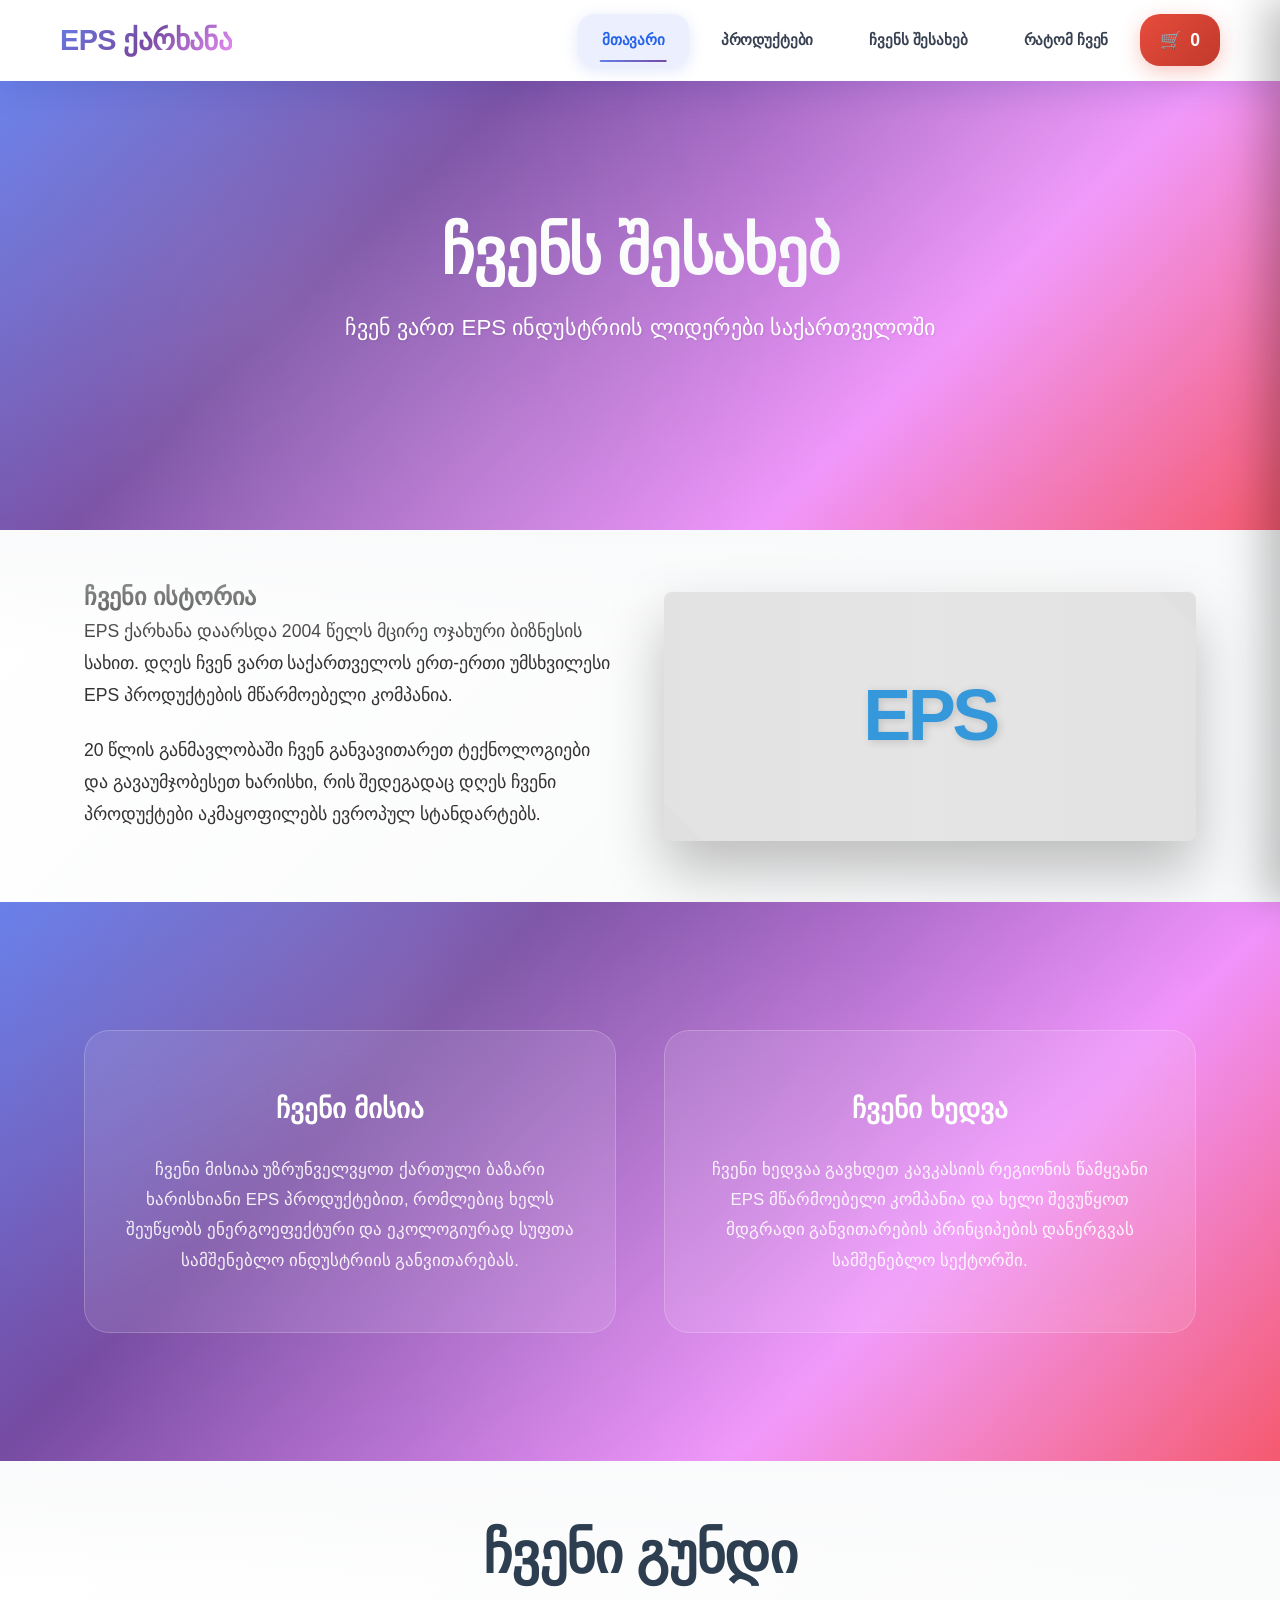
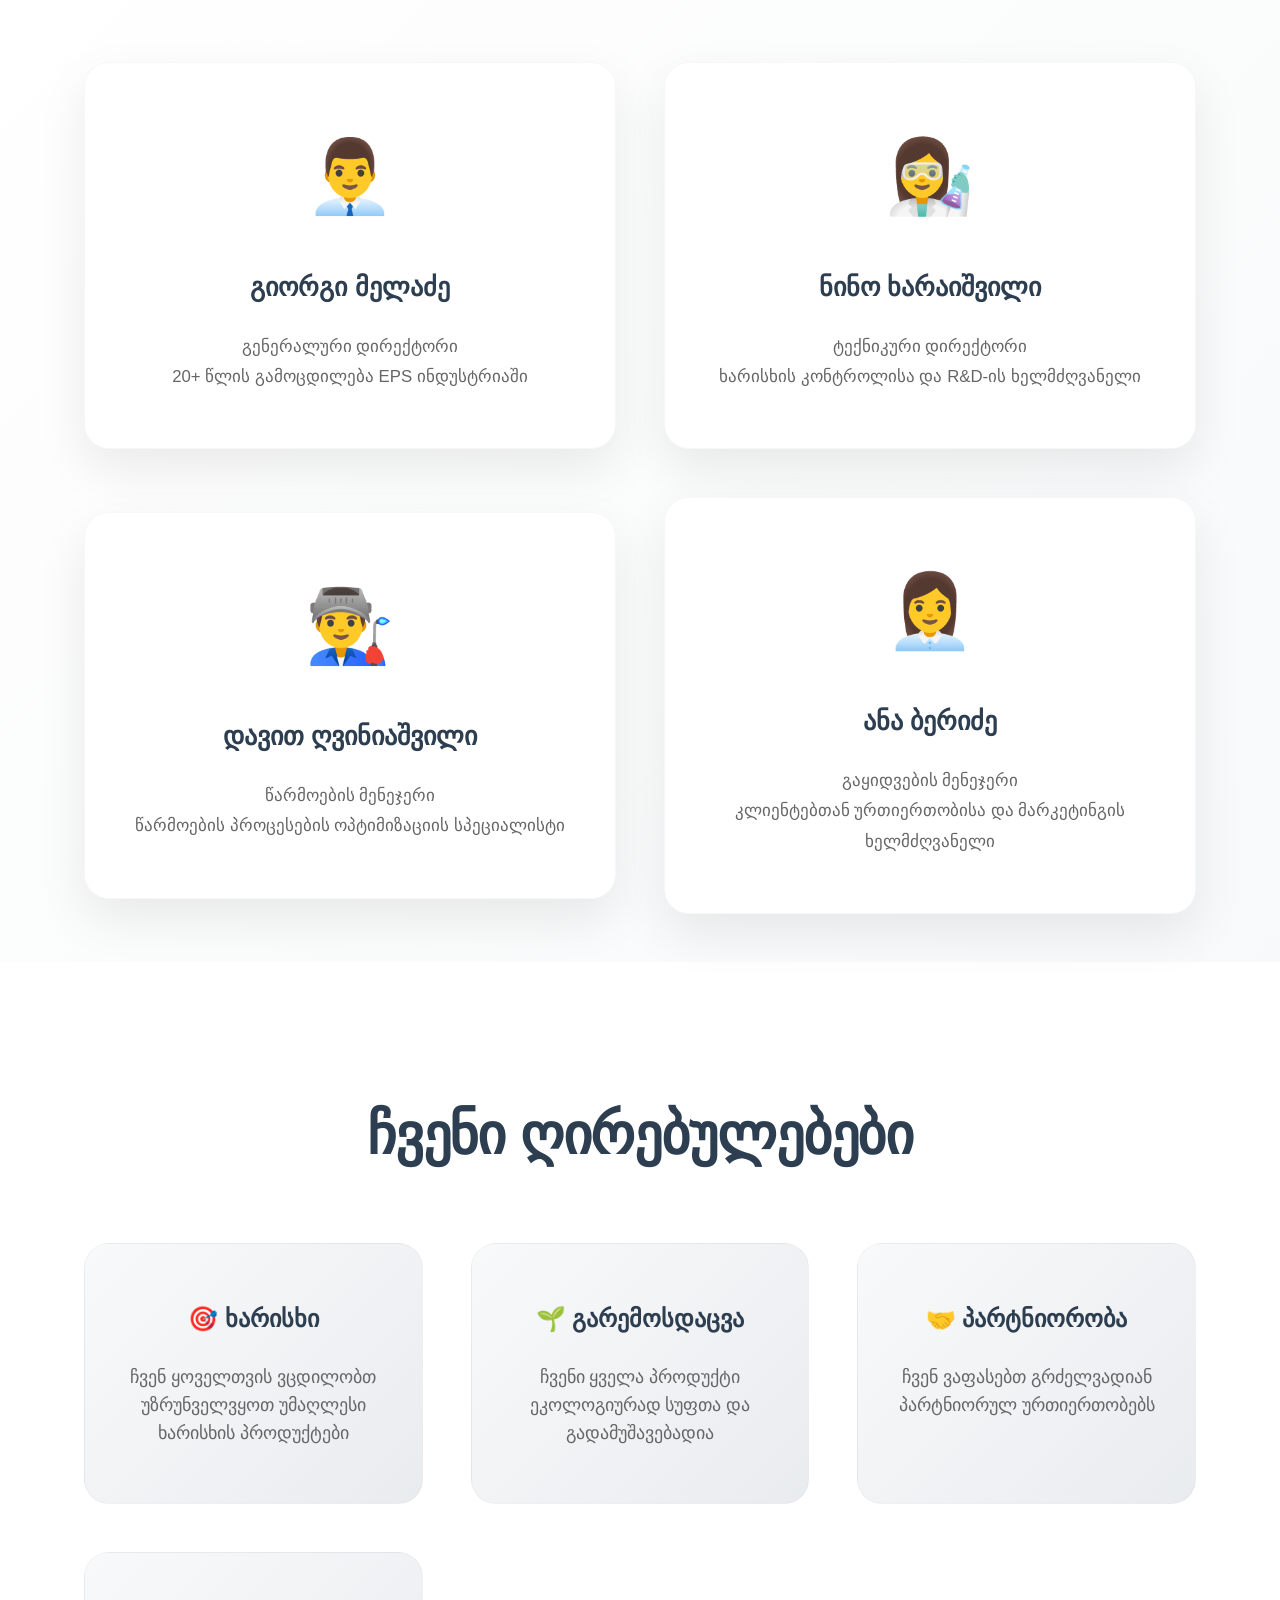
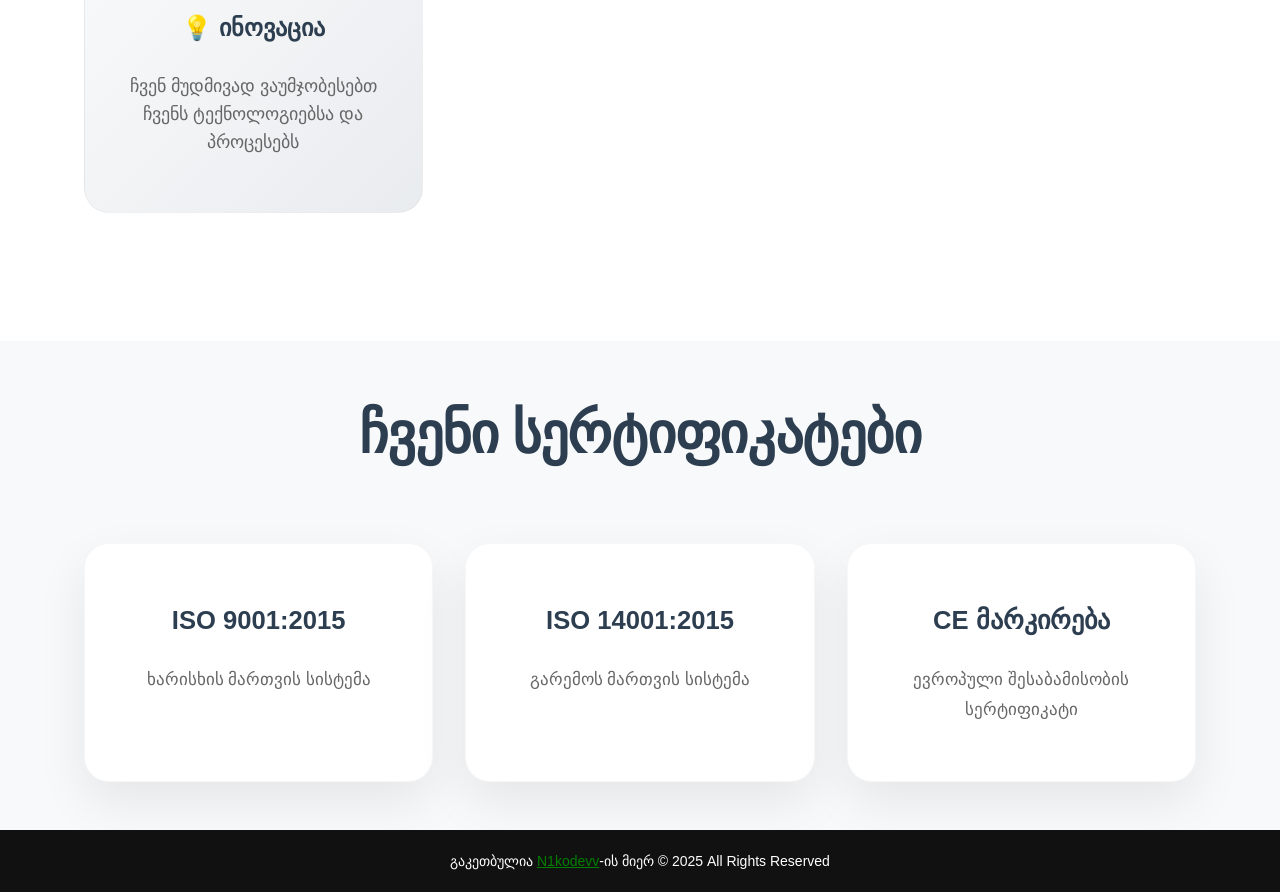
<file: about.html>
<!DOCTYPE html>
<html lang="ka">
  <head>
    <meta charset="UTF-8" />
    <meta name="viewport" content="width=device-width, initial-scale=1.0" />
    <title>ჩვენს შესახებ - EPS ქარხანა</title>
    <link rel="stylesheet" href="./style.css" />
  </head>

  <body>
    <!-- Navigation -->
    <nav class="navbar">
      <div class="nav-container">
        <div class="nav-logo">
          <h2>EPS ქარხანა</h2>
        </div>

        <ul class="nav-menu">
          <li><a href="index.html" class="nav-link active">მთავარი</a></li>
          <li><a href="products.html" class="nav-link">პროდუქტები</a></li>
          <li><a href="about.html" class="nav-link">ჩვენს შესახებ</a></li>
          <li><a href="why-us.html" class="nav-link">რატომ ჩვენ</a></li>
          <li>
            <a
              href="#"
              class="cart-icon"
              data-tooltip="კალათის ნახვა"
              onclick="toggleCart()"
            >
              🛒 <span id="cart-count">0</span>
            </a>
          </li>
        </ul>

        <div class="hamburger" onclick="toggleMobileMenu()">
          <div class="bar"></div>
          <div class="bar"></div>
          <div class="bar"></div>
        </div>
      </div>
    </nav>

    <!-- Mobile Overlay -->
    <div class="mobile-overlay">
      <div class="mobile-menu-content">
        <ul>
          <li><a href="index.html">მთავარი</a></li>
          <li><a href="products.html">პროდუქტები</a></li>
          <li><a href="about.html">ჩვენს შესახებ</a></li>
          <li><a href="why-us.html">რატომ ჩვენ</a></li>
          <li><a href="contact.html">კონტაქტი</a></li>
          <li>
           <li>
            <a
              href="#"
              class="cart-icon"
              data-tooltip="კალათის ნახვა"
              onclick="toggleCart()"
            >
              🛒 <span id="cart-count">0</span>
            </a>
          </li>
          </li>
        </ul>
      </div>
    </div>

    <!-- About Hero Section -->
    <section class="hero" style="margin-top: 80px; min-height: 50vh">
      <div
        class="hero-content"
        style="grid-template-columns: 1fr; text-align: center"
      >
        <div>
          <h1 class="hero-title">ჩვენს შესახებ</h1>
          <p class="hero-subtitle">
            ჩვენ ვართ EPS ინდუსტრიის ლიდერები საქართველოში
          </p>
        </div>
      </div>
    </section>

    <!-- Company Story -->
    <section class="features">
      <div class="container">
        <div class="features-grid">
          <div class="features-text">
            <h2>ჩვენი ისტორია</h2>
            <p>
              EPS ქარხანა დაარსდა 2004 წელს მცირე ოჯახური ბიზნესის სახით. დღეს
              ჩვენ ვართ საქართველოს ერთ-ერთი უმსხვილესი EPS პროდუქტების
              მწარმოებელი კომპანია.
            </p>
            <p>
              20 წლის განმავლობაში ჩვენ განვავითარეთ ტექნოლოგიები და
              გავაუმჯობესეთ ხარისხი, რის შედეგადაც დღეს ჩვენი პროდუქტები
              აკმაყოფილებს ევროპულ სტანდარტებს.
            </p>
          </div>
          <div class="eps-visual"></div>
        </div>
      </div>
    </section>

    <style>
      .features {
        padding: 3rem 0;
      }

      .container {
        width: 90%;
        max-width: 1200px;
        margin: 0 auto;
      }

      .features-grid {
        display: grid;
        grid-template-columns: 1fr 1fr;
        gap: 3rem;
        align-items: center;
      }

      .features-text p {
        font-size: 1.1rem;
        line-height: 1.8;
        margin-bottom: 1.5rem;
      }

      .eps-visual {
        margin: 0 auto;
        /* Add your visual styles or image background here */
        width: 100%;
        height: 250px;
        background: #e0e0e0; /* Placeholder background */
        border-radius: 8px;
      }

      /* Responsive Styles */
      @media (max-width: 992px) {
        .features-grid {
          grid-template-columns: 1fr; /* Stack vertically on tablets */
          gap: 2rem;
        }

        .eps-visual {
          height: 200px;
        }
      }

      @media (max-width: 576px) {
        .features-text p {
          font-size: 1rem;
        }

        .eps-visual {
          height: 150px;
        }
      }
    </style>

    <!-- Mission & Vision -->
    <section class="why-us">
      <div class="container">
        <div class="why-us-grid">
          <div class="why-us-item">
            <h3>ჩვენი მისია</h3>
            <p>
              ჩვენი მისიაა უზრუნველვყოთ ქართული ბაზარი ხარისხიანი EPS
              პროდუქტებით, რომლებიც ხელს შეუწყობს ენერგოეფექტური და ეკოლოგიურად
              სუფთა სამშენებლო ინდუსტრიის განვითარებას.
            </p>
          </div>

          <div class="why-us-item">
            <h3>ჩვენი ხედვა</h3>
            <p>
              ჩვენი ხედვაა გავხდეთ კავკასიის რეგიონის წამყვანი EPS მწარმოებელი
              კომპანია და ხელი შევუწყოთ მდგრადი განვითარების პრინციპების
              დანერგვას სამშენებლო სექტორში.
            </p>
          </div>
        </div>
      </div>
    </section>

    <!-- Team Section -->
    <section class="features">
      <div class="container">
        <h2 class="section-title">ჩვენი გუნდი</h2>
        <div class="features-grid">
          <div class="feature-card">
            <div class="feature-icon">👨‍💼</div>
            <h3>გიორგი მელაძე</h3>
            <p>გენერალური დირექტორი</p>
            <p>20+ წლის გამოცდილება EPS ინდუსტრიაში</p>
          </div>
          <div class="feature-card">
            <div class="feature-icon">👩‍🔬</div>
            <h3>ნინო ხარაიშვილი</h3>
            <p>ტექნიკური დირექტორი</p>
            <p>ხარისხის კონტროლისა და R&D-ის ხელმძღვანელი</p>
          </div>
          <div class="feature-card">
            <div class="feature-icon">👨‍🏭</div>
            <h3>დავით ღვინიაშვილი</h3>
            <p>წარმოების მენეჯერი</p>
            <p>წარმოების პროცესების ოპტიმიზაციის სპეციალისტი</p>
          </div>
          <div class="feature-card">
            <div class="feature-icon">👩‍💼</div>
            <h3>ანა ბერიძე</h3>
            <p>გაყიდვების მენეჯერი</p>
            <p>კლიენტებთან ურთიერთობისა და მარკეტინგის ხელმძღვანელი</p>
          </div>
        </div>
      </div>
    </section>

    <!-- Values Section -->
    <section class="contact">
      <div class="container">
        <h2 class="section-title">ჩვენი ღირებულებები</h2>
        <div class="contact-info">
          <div class="contact-item">
            <h3>🎯 ხარისხი</h3>
            <p>
              ჩვენ ყოველთვის ვცდილობთ უზრუნველვყოთ უმაღლესი ხარისხის პროდუქტები
            </p>
          </div>
          <div class="contact-item">
            <h3>🌱 გარემოსდაცვა</h3>
            <p>ჩვენი ყველა პროდუქტი ეკოლოგიურად სუფთა და გადამუშავებადია</p>
          </div>
          <div class="contact-item">
            <h3>🤝 პარტნიორობა</h3>
            <p>ჩვენ ვაფასებთ გრძელვადიან პარტნიორულ ურთიერთობებს</p>
          </div>
          <div class="contact-item">
            <h3>💡 ინოვაცია</h3>
            <p>ჩვენ მუდმივად ვაუმჯობესებთ ჩვენს ტექნოლოგიებსა და პროცესებს</p>
          </div>
        </div>
      </div>
    </section>

    <!-- Certifications -->
    <section class="features" style="background: #f8f9fa">
      <div class="container">
        <h2 class="section-title">ჩვენი სერტიფიკატები</h2>
        <div style="text-align: center">
          <div
            style="
              display: grid;
              grid-template-columns: repeat(auto-fit, minmax(200px, 1fr));
              gap: 2rem;
            "
          >
            <div class="feature-card">
              <h3>ISO 9001:2015</h3>
              <p>ხარისხის მართვის სისტემა</p>
            </div>
            <div class="feature-card">
              <h3>ISO 14001:2015</h3>
              <p>გარემოს მართვის სისტემა</p>
            </div>
            <div class="feature-card">
              <h3>CE მარკირება</h3>
              <p>ევროპული შესაბამისობის სერტიფიკატი</p>
            </div>
          </div>
        </div>
      </div>
    </section>

    <!-- Cart Sidebar -->
    <div id="cart-sidebar" class="cart-sidebar">
      <div class="cart-header">
        <h3>კალათა</h3>
        <button onclick="toggleCart()" class="close-cart">✕</button>
      </div>
      <div id="cart-items" class="cart-items">
        <p>კალათა ცარიელია</p>
      </div>
      <div class="cart-footer">
        <div class="cart-total">
          <strong>სულ: ₾<span id="cart-total">0.00</span></strong>
        </div>
        <a href="checkout.html" class="btn btn-primary btn-full">გადახდა</a>
      </div>
    </div>

    <!-- Footer -->
    <footer
      style="
        text-align: center;
        padding: 20px;
        background-color: #111;
        color: #fff;
        font-size: 14px;
      "
    >
      გაკეთბულია
      <a
        style="color: green"
        target="_blank"
        href="https://n1k0devv.github.io/N1kodevv/"
        >N1kodevv</a
      >-ის მიერ © 2025 All Rights Reserved
    </footer>

    <script src="./script.js"></script>
  </body>
</html>
</file>
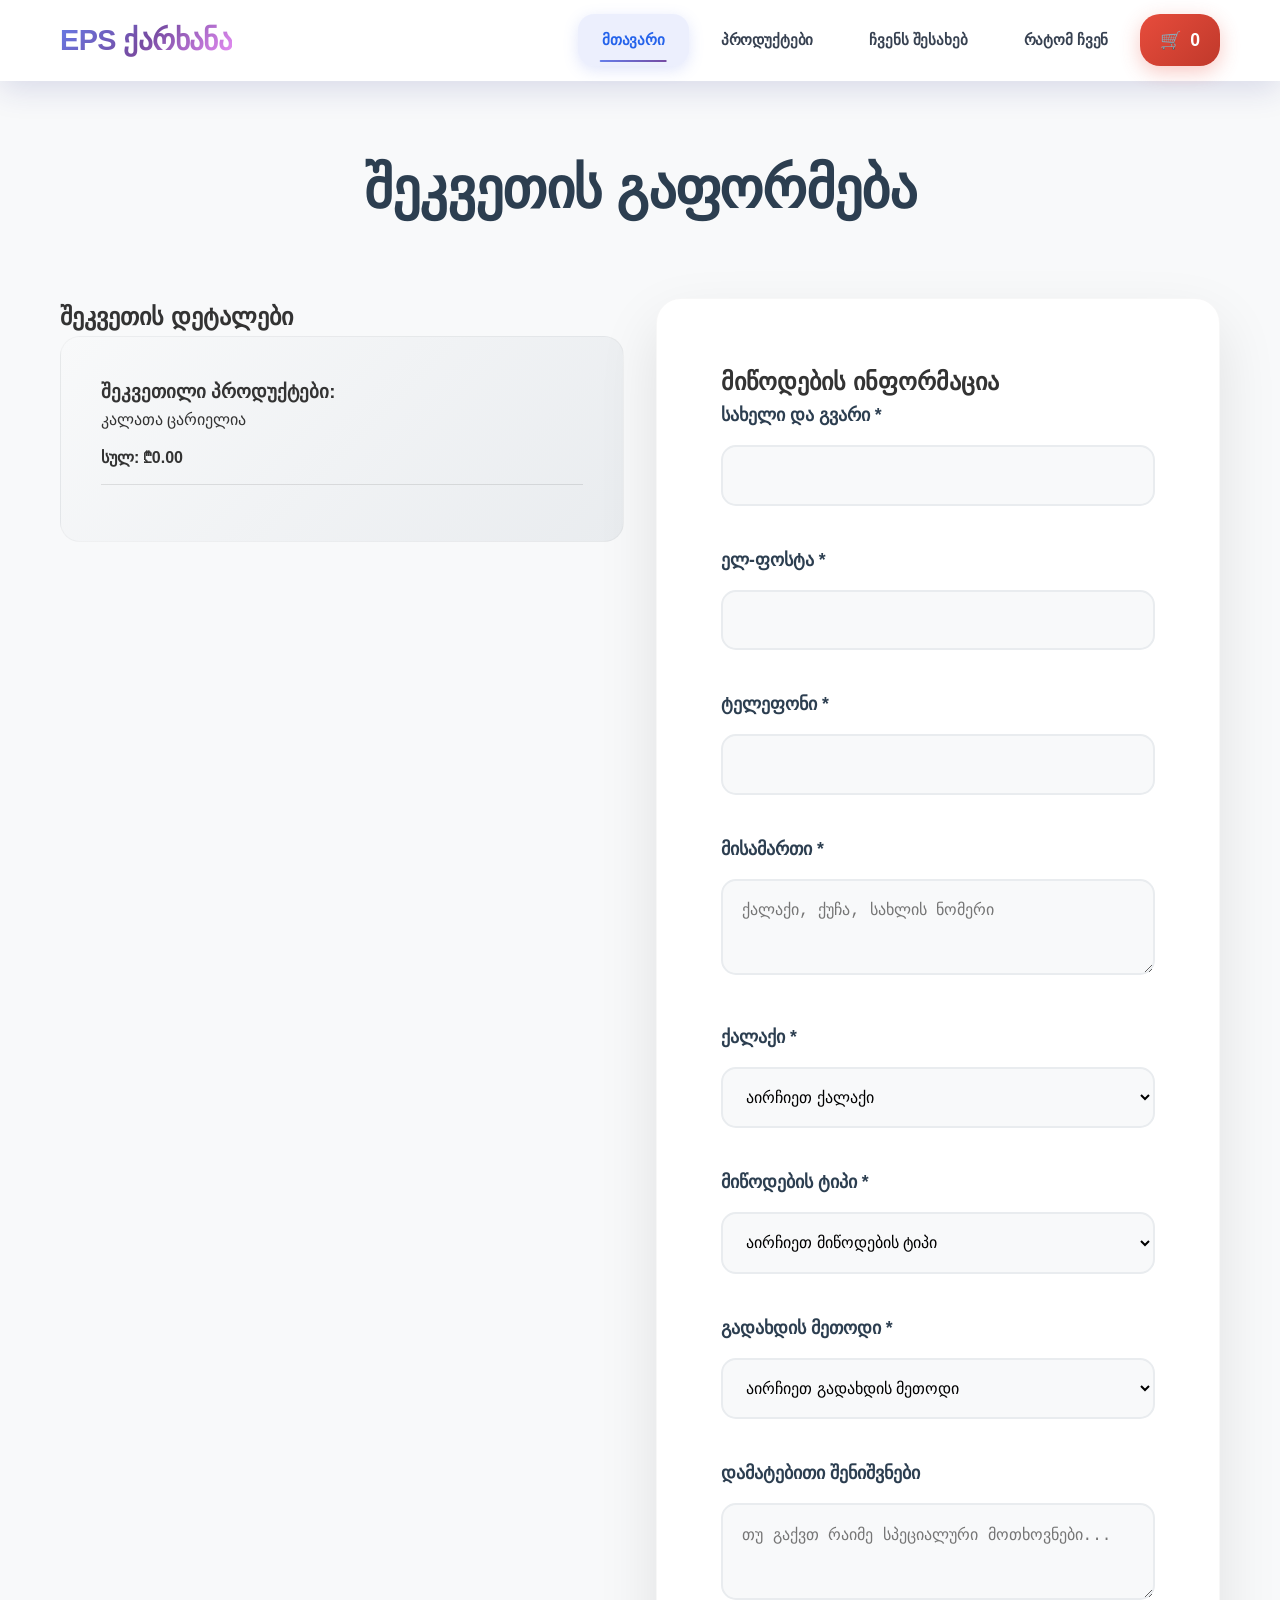
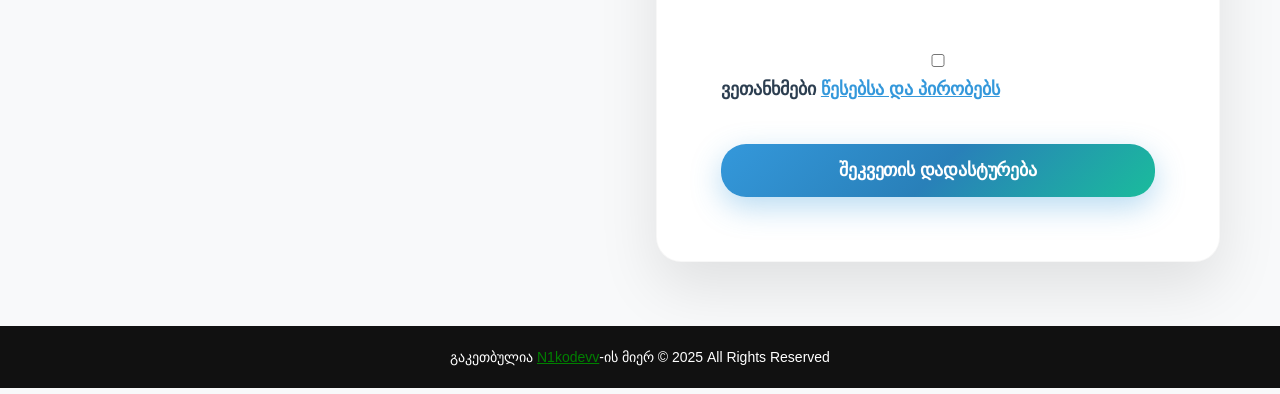
<file: checkout.html>
<!DOCTYPE html>
<html lang="ka">
  <head>
    <meta charset="UTF-8" />
    <meta name="viewport" content="width=device-width, initial-scale=1.0" />
    <title>გადახდა - EPS ქარხანა</title>
    <link rel="stylesheet" href="./style.css" />
  </head>

  <body>
    <!-- Navigation -->
    <nav class="navbar">
      <div class="nav-container">
        <div class="nav-logo">
          <h2>EPS ქარხანა</h2>
        </div>

        <ul class="nav-menu">
          <li><a href="index.html" class="nav-link active">მთავარი</a></li>
          <li><a href="products.html" class="nav-link">პროდუქტები</a></li>
          <li><a href="about.html" class="nav-link">ჩვენს შესახებ</a></li>
          <li><a href="why-us.html" class="nav-link">რატომ ჩვენ</a></li>
          <li>
            <a
              href="#"
              class="cart-icon"
              data-tooltip="კალათის ნახვა"
              onclick="toggleCart()"
            >
              🛒 <span id="cart-count">0</span>
            </a>
          </li>
        </ul>

        <div class="hamburger" onclick="toggleMobileMenu()">
          <div class="bar"></div>
          <div class="bar"></div>
          <div class="bar"></div>
        </div>
      </div>
    </nav>

    <!-- Mobile Overlay -->
    <div class="mobile-overlay">
      <div class="mobile-menu-content">
        <ul>
          <li><a href="index.html">მთავარი</a></li>
          <li><a href="products.html">პროდუქტები</a></li>
          <li><a href="about.html">ჩვენს შესახებ</a></li>
          <li><a href="why-us.html">რატომ ჩვენ</a></li>
          <li><a href="contact.html">კონტაქტი</a></li>
          <li>
            <a
              href="#"
              class="cart-icon"
              data-tooltip="კალათის ნახვა"
              onclick="toggleCart()"
            >
              🛒 <span id="cart-count">0</span>
            </a>
          </li>
        </ul>
      </div>
    </div>
    <!-- Checkout Section -->
    <section class="checkout-section">
      <div class="container">
        <h1 class="section-title">შეკვეთის გაფორმება</h1>

        <div
          style="
            display: grid;
            grid-template-columns: 1fr 1fr;
            gap: 2rem;
            align-items: start;
          "
        >
          <!-- Order Summary -->
          <div>
            <h2>შეკვეთის დეტალები</h2>
            <div class="order-summary">
              <h3>შეკვეთილი პროდუქტები:</h3>
              <div id="checkout-items">
                <!-- Items will be populated by JavaScript -->
              </div>
              <div class="order-item">
                <strong>სულ: ₾<span id="checkout-total">0.00</span></strong>
              </div>
            </div>
          </div>

          <!-- Checkout Form -->
          <div>
            <form class="checkout-form" onsubmit="handleCheckout(event)">
              <h2>მიწოდების ინფორმაცია</h2>

              <div class="form-group">
                <label for="name">სახელი და გვარი *</label>
                <input type="text" id="name" name="name" required />
              </div>

              <div class="form-group">
                <label for="email">ელ-ფოსტა *</label>
                <input type="email" id="email" name="email" required />
              </div>

              <div class="form-group">
                <label for="phone">ტელეფონი *</label>
                <input type="tel" id="phone" name="phone" required />
              </div>

              <div class="form-group">
                <label for="address">მისამართი *</label>
                <textarea
                  id="address"
                  name="address"
                  rows="3"
                  required
                  placeholder="ქალაქი, ქუჩა, სახლის ნომერი"
                ></textarea>
              </div>

              <div class="form-group">
                <label for="city">ქალაქი *</label>
                <select id="city" name="city" required>
                  <option value="">აირჩიეთ ქალაქი</option>
                  <option value="tbilisi">თბილისი</option>
                  <option value="batumi">ბათუმი</option>
                  <option value="kutaisi">ქუთაისი</option>
                  <option value="rustavi">რუსთავი</option>
                  <option value="gori">გორი</option>
                  <option value="zugdidi">ზუგდიდი</option>
                  <option value="poti">ფოთი</option>
                  <option value="other">სხვა</option>
                </select>
              </div>

              <div class="form-group">
                <label for="delivery">მიწოდების ტიპი *</label>
                <select id="delivery" name="delivery" required>
                  <option value="">აირჩიეთ მიწოდების ტიპი</option>
                  <option value="standard">
                    სტანდარტული მიწოდება (2-3 დღე) - უფასო
                  </option>
                  <option value="express">
                    ექსპრეს მიწოდება (1 დღე) - ₾20
                  </option>
                  <option value="pickup">ქარხნიდან აღება - უფასო</option>
                </select>
              </div>

              <div class="form-group">
                <label for="payment">გადახდის მეთოდი *</label>
                <select id="payment" name="payment" required>
                  <option value="">აირჩიეთ გადახდის მეთოდი</option>
                  <option value="cash">ნაღდი ფული მიწოდებისას</option>
                  <option value="bank">საბანკო გადარიცხვა</option>
                  <option value="card">ბარათით ონლაინ</option>
                </select>
              </div>

              <div class="form-group">
                <label for="notes">დამატებითი შენიშვნები</label>
                <textarea
                  id="notes"
                  name="notes"
                  rows="3"
                  placeholder="თუ გაქვთ რაიმე სპეციალური მოთხოვნები..."
                ></textarea>
              </div>

              <div class="form-group">
                <label>
                  <input type="checkbox" required />
                  ვეთანხმები
                  <a href="#" style="color: #3498db">წესებსა და პირობებს</a>
                </label>
              </div>

              <button type="submit" class="btn btn-primary btn-full">
                შეკვეთის დადასტურება
              </button>
            </form>
          </div>
        </div>
      </div>
    </section>

    <!-- Footer -->

    <footer
      style="
        text-align: center;
        padding: 20px;
        background-color: #111;
        color: #fff;
        font-size: 14px;
      "
    >
      გაკეთბულია
      <a
        style="color: green"
        target="_blank"
        href="https://n1k0devv.github.io/N1kodevv/"
        >N1kodevv</a
      >-ის მიერ © 2025 All Rights Reserved
    </footer>

    <script src="./script.js"></script>
    <script>
      // Display checkout items on page load
      document.addEventListener("DOMContentLoaded", function () {
        displayCheckoutItems();
      });

      function displayCheckoutItems() {
        const checkoutItems = document.getElementById("checkout-items");
        const checkoutTotal = document.getElementById("checkout-total");

        if (cart.length === 0) {
          checkoutItems.innerHTML = "<p>კალათა ცარიელია</p>";
          checkoutTotal.textContent = "0.00";
          return;
        }

        let total = 0;
        let itemsHTML = "";

        cart.forEach((item) => {
          const itemTotal = item.price * item.quantity;
          total += itemTotal;

          itemsHTML += `
                    <div class="order-item">
                        <span>${item.name} x ${item.quantity}</span>
                        <span>₾${itemTotal.toFixed(2)}</span>
                    </div>
                `;
        });

        checkoutItems.innerHTML = itemsHTML;
        checkoutTotal.textContent = total.toFixed(2);
      }

      // Update delivery cost based on selection
      document
        .getElementById("delivery")
        .addEventListener("change", function () {
          const deliveryType = this.value;
          const total = cart.reduce(
            (sum, item) => sum + item.price * item.quantity,
            0
          );
          let deliveryCost = 0;

          if (deliveryType === "express") {
            deliveryCost = 20;
          }

          const finalTotal = total + deliveryCost;
          document.getElementById("checkout-total").textContent =
            finalTotal.toFixed(2);
        });
    </script>
  </body>
</html>
</file>
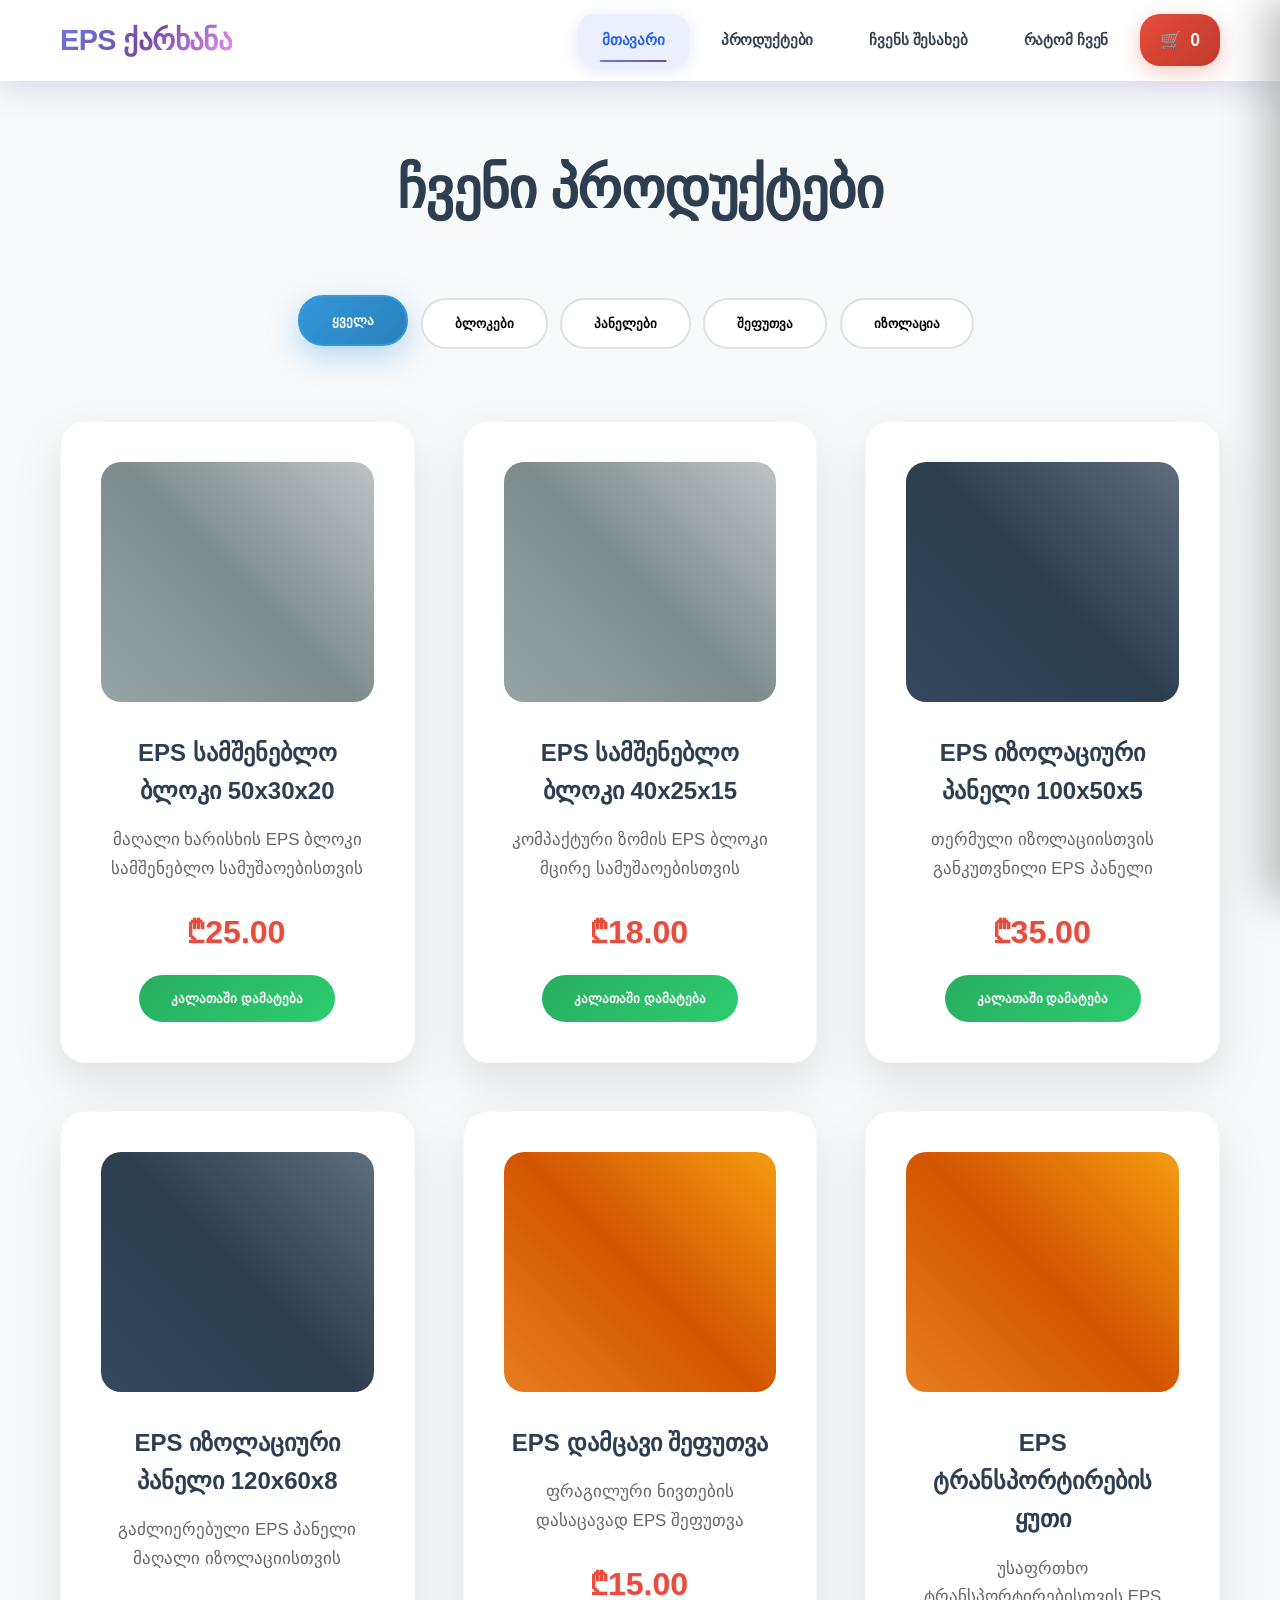
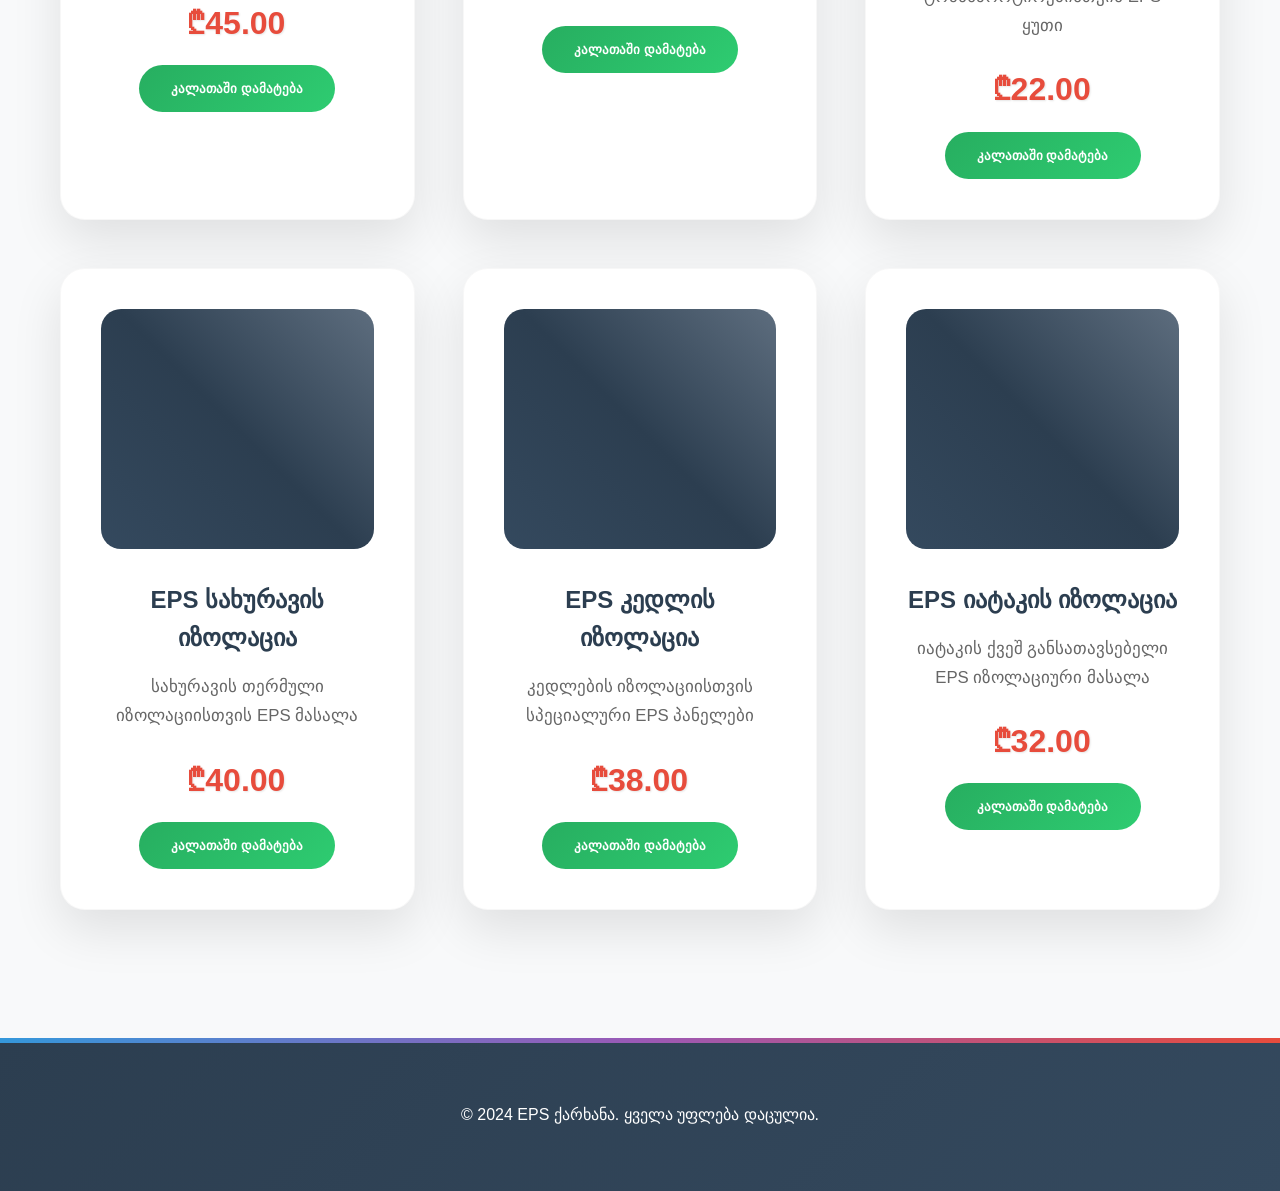
<file: products.html>
<!DOCTYPE html>
<html lang="ka">
  <head>
    <meta charset="UTF-8" />
    <meta name="viewport" content="width=device-width, initial-scale=1.0" />
    <title>პროდუქტები - EPS ქარხანა</title>
    <link rel="stylesheet" href="./style.css" />
  </head>

  <body>
    <!-- Navigation -->
    <nav class="navbar">
      <div class="nav-container">
        <div class="nav-logo">
          <h2>EPS ქარხანა</h2>
        </div>

        <ul class="nav-menu">
          <li><a href="index.html" class="nav-link active">მთავარი</a></li>
          <li><a href="products.html" class="nav-link">პროდუქტები</a></li>
          <li><a href="about.html" class="nav-link">ჩვენს შესახებ</a></li>
          <li><a href="why-us.html" class="nav-link">რატომ ჩვენ</a></li>
          <li>
            <a
              href="#"
              class="cart-icon"
              data-tooltip="კალათის ნახვა"
              onclick="toggleCart()"
            >
              🛒 <span id="cart-count">0</span>
            </a>
          </li>
        </ul>

        <div class="hamburger" onclick="toggleMobileMenu()">
          <div class="bar"></div>
          <div class="bar"></div>
          <div class="bar"></div>
        </div>
      </div>
    </nav>

    <!-- Mobile Overlay -->
    <div class="mobile-overlay">
      <div class="mobile-menu-content">
        <ul>
          <li><a href="index.html">მთავარი</a></li>
          <li><a href="products.html">პროდუქტები</a></li>
          <li><a href="about.html">ჩვენს შესახებ</a></li>
          <li><a href="why-us.html">რატომ ჩვენ</a></li>
          <li><a href="contact.html">კონტაქტი</a></li>
          <li>
            <a
              href="#"
              class="cart-icon"
              data-tooltip="კალათის ნახვა"
              onclick="toggleCart()"
            >
              🛒 <span id="cart-count">0</span>
            </a>
          </li>
        </ul>
      </div>
    </div>

    <!-- Products Section -->
    <section class="products-section">
      <div class="container">
        <h1 class="section-title">ჩვენი პროდუქტები</h1>

        <!-- Product Filters -->
        <div class="product-filters">
          <button class="filter-btn active" onclick="filterProducts('all')">
            ყველა
          </button>
          <button class="filter-btn" onclick="filterProducts('blocks')">
            ბლოკები
          </button>
          <button class="filter-btn" onclick="filterProducts('panels')">
            პანელები
          </button>
          <button class="filter-btn" onclick="filterProducts('packaging')">
            შეფუთვა
          </button>
          <button class="filter-btn" onclick="filterProducts('insulation')">
            იზოლაცია
          </button>
        </div>

        <!-- Products Grid -->
        <div class="products-grid">
          <!-- EPS Blocks -->
          <div class="product-card" data-category="blocks">
            <div class="product-image eps-block"></div>
            <h3>EPS სამშენებლო ბლოკი 50x30x20</h3>
            <p>მაღალი ხარისხის EPS ბლოკი სამშენებლო სამუშაოებისთვის</p>
            <div class="product-price">₾25.00</div>
            <button
              class="add-to-cart"
              onclick="addToCart('eps-block-1', 'EPS სამშენებლო ბლოკი 50x30x20', 25.00)"
            >
              კალათაში დამატება
            </button>
          </div>

          <div class="product-card" data-category="blocks">
            <div class="product-image eps-block"></div>
            <h3>EPS სამშენებლო ბლოკი 40x25x15</h3>
            <p>კომპაქტური ზომის EPS ბლოკი მცირე სამუშაოებისთვის</p>
            <div class="product-price">₾18.00</div>
            <button
              class="add-to-cart"
              onclick="addToCart('eps-block-2', 'EPS სამშენებლო ბლოკი 40x25x15', 18.00)"
            >
              კალათაში დამატება
            </button>
          </div>

          <!-- EPS Panels -->
          <div class="product-card" data-category="panels">
            <div class="product-image eps-panel"></div>
            <h3>EPS იზოლაციური პანელი 100x50x5</h3>
            <p>თერმული იზოლაციისთვის განკუთვნილი EPS პანელი</p>
            <div class="product-price">₾35.00</div>
            <button
              class="add-to-cart"
              onclick="addToCart('eps-panel-1', 'EPS იზოლაციური პანელი 100x50x5', 35.00)"
            >
              კალათაში დამატება
            </button>
          </div>

          <div class="product-card" data-category="panels">
            <div class="product-image eps-panel"></div>
            <h3>EPS იზოლაციური პანელი 120x60x8</h3>
            <p>გაძლიერებული EPS პანელი მაღალი იზოლაციისთვის</p>
            <div class="product-price">₾45.00</div>
            <button
              class="add-to-cart"
              onclick="addToCart('eps-panel-2', 'EPS იზოლაციური პანელი 120x60x8', 45.00)"
            >
              კალათაში დამატება
            </button>
          </div>

          <!-- EPS Packaging -->
          <div class="product-card" data-category="packaging">
            <div class="product-image eps-packaging"></div>
            <h3>EPS დამცავი შეფუთვა</h3>
            <p>ფრაგილური ნივთების დასაცავად EPS შეფუთვა</p>
            <div class="product-price">₾15.00</div>
            <button
              class="add-to-cart"
              onclick="addToCart('eps-packaging-1', 'EPS დამცავი შეფუთვა', 15.00)"
            >
              კალათაში დამატება
            </button>
          </div>

          <div class="product-card" data-category="packaging">
            <div class="product-image eps-packaging"></div>
            <h3>EPS ტრანსპორტირების ყუთი</h3>
            <p>უსაფრთხო ტრანსპორტირებისთვის EPS ყუთი</p>
            <div class="product-price">₾22.00</div>
            <button
              class="add-to-cart"
              onclick="addToCart('eps-packaging-2', 'EPS ტრანსპორტირების ყუთი', 22.00)"
            >
              კალათაში დამატება
            </button>
          </div>

          <!-- EPS Insulation -->
          <div class="product-card" data-category="insulation">
            <div class="product-image eps-panel"></div>
            <h3>EPS სახურავის იზოლაცია</h3>
            <p>სახურავის თერმული იზოლაციისთვის EPS მასალა</p>
            <div class="product-price">₾40.00</div>
            <button
              class="add-to-cart"
              onclick="addToCart('eps-insulation-1', 'EPS სახურავის იზოლაცია', 40.00)"
            >
              კალათაში დამატება
            </button>
          </div>

          <div class="product-card" data-category="insulation">
            <div class="product-image eps-panel"></div>
            <h3>EPS კედლის იზოლაცია</h3>
            <p>კედლების იზოლაციისთვის სპეციალური EPS პანელები</p>
            <div class="product-price">₾38.00</div>
            <button
              class="add-to-cart"
              onclick="addToCart('eps-insulation-2', 'EPS კედლის იზოლაცია', 38.00)"
            >
              კალათაში დამატება
            </button>
          </div>

          <div class="product-card" data-category="insulation">
            <div class="product-image eps-panel"></div>
            <h3>EPS იატაკის იზოლაცია</h3>
            <p>იატაკის ქვეშ განსათავსებელი EPS იზოლაციური მასალა</p>
            <div class="product-price">₾32.00</div>
            <button
              class="add-to-cart"
              onclick="addToCart('eps-insulation-3', 'EPS იატაკის იზოლაცია', 32.00)"
            >
              კალათაში დამატება
            </button>
          </div>
        </div>
      </div>
    </section>

    <!-- Cart Sidebar -->
    <div id="cart-sidebar" class="cart-sidebar">
      <div class="cart-header">
        <h3>კალათა</h3>
        <button onclick="toggleCart()" class="close-cart">✕</button>
      </div>
      <div id="cart-items" class="cart-items">
        <p>კალათა ცარიელია</p>
      </div>
      <div class="cart-footer">
        <div class="cart-total">
          <strong>სულ: ₾<span id="cart-total">0.00</span></strong>
        </div>
        <a href="checkout.html" class="btn btn-primary btn-full">გადახდა</a>
      </div>
    </div>

    <!-- Footer -->
    <footer class="footer">
      <div class="container">
        <p>&copy; 2024 EPS ქარხანა. ყველა უფლება დაცულია.</p>
      </div>
    </footer>

    <script src="./script.js"></script>
  </body>
</html>
</file>
<file: style.css>
/* Reset and Base Styles */
* {
    margin: 0;
    padding: 0;
    box-sizing: border-box;
}

body {
    font-family: 'Inter', 'Segoe UI', Tahoma, Geneva, Verdana, sans-serif;
    line-height: 1.6;
    color: #333;
    background-color: #f8f9fa;
    overflow-x: hidden;
}

.container {
    max-width: 1200px;
    margin: 0 auto;
    padding: 0 20px;
}

.text-center {
    text-align: center;
}

/* Enhanced Navigation with Modern Glass Effect */
.navbar {
    position: fixed;
    top: 0;
    width: 100%;
    background: rgba(255, 255, 255, 0.95);
    backdrop-filter: blur(20px);
    -webkit-backdrop-filter: blur(20px);
    border-bottom: 1px solid rgba(255, 255, 255, 0.2);
    z-index: 1000;
    transition: all 0.4s cubic-bezier(0.25, 0.46, 0.45, 0.94);
    box-shadow: 0 8px 32px rgba(31, 38, 135, 0.15);
}

.navbar.scrolled {
    background: rgba(255, 255, 255, 0.98);
    backdrop-filter: blur(25px);
    box-shadow: 0 8px 40px rgba(0, 0, 0, 0.12);
    border-bottom: 1px solid rgba(102, 126, 234, 0.2);
}

.nav-container {
    max-width: 1200px;
    margin: 0 auto;
    padding: 0 20px;
    display: flex;
    justify-content: space-between;
    align-items: center;
    height: 80px;
    position: relative;
}

/* Enhanced Logo with Modern Typography */
.nav-logo {
    display: flex;
    align-items: center;
    gap: 1rem;
    position: relative;
    transition: all 0.4s cubic-bezier(0.25, 0.46, 0.45, 0.94);
}

.nav-logo:hover {
    transform: translateY(-2px);
}

.nav-logo h2 {
    font-size: 1.8rem;
    font-weight: 800;
    background: linear-gradient(135deg, #667eea 0%, #764ba2 50%, #f093fb 100%);
    -webkit-background-clip: text;
    -webkit-text-fill-color: transparent;
    background-clip: text;
    position: relative;
    transition: all 0.4s cubic-bezier(0.25, 0.46, 0.45, 0.94);
    letter-spacing: -0.02em;
}

.nav-logo h2::after {
    content: '';
    position: absolute;
    bottom: -4px;
    left: 0;
    width: 0;
    height: 3px;
    background: linear-gradient(90deg, #667eea, #764ba2);
    transition: width 0.4s cubic-bezier(0.25, 0.46, 0.45, 0.94);
    border-radius: 2px;
}

.nav-logo:hover h2::after {
    width: 100%;
}

/* Modern Navigation Menu */
.nav-menu {
    display: flex;
    list-style: none;
    gap: 0.5rem;
    align-items: center;
    margin: 0;
    padding: 0;
    transition: all 0.4s cubic-bezier(0.25, 0.46, 0.45, 0.94);
}

.nav-link {
    color: #374151;
    text-decoration: none;
    font-weight: 600;
    font-size: 0.95rem;
    position: relative;
    padding: 14px 24px;
    border-radius: 16px;
    display: flex;
    align-items: center;
    gap: 8px;
    white-space: nowrap;
    transition: all 0.4s cubic-bezier(0.25, 0.46, 0.45, 0.94);
    overflow: hidden;
    letter-spacing: -0.01em;
}

.nav-link::before {
    content: '';
    position: absolute;
    top: 0;
    left: -100%;
    width: 100%;
    height: 100%;
    background: linear-gradient(90deg, transparent, rgba(102, 126, 234, 0.1), transparent);
    transition: left 0.6s cubic-bezier(0.25, 0.46, 0.45, 0.94);
}

.nav-link:hover::before {
    left: 100%;
}

.nav-link::after {
    content: '';
    position: absolute;
    bottom: 4px;
    left: 50%;
    width: 0;
    height: 2px;
    background: linear-gradient(90deg, #667eea, #764ba2);
    transition: all 0.4s cubic-bezier(0.25, 0.46, 0.45, 0.94);
    transform: translateX(-50%);
    border-radius: 1px;
}

.nav-link:hover {
    color: #2563eb;
    background: rgba(102, 126, 234, 0.08);
    transform: translateY(-2px);
    box-shadow: 0 8px 25px rgba(102, 126, 234, 0.15);
}

.nav-link:hover::after {
    width: 60%;
}

.nav-link.active {
    color: #2563eb;
    background: rgba(102, 126, 234, 0.12);
    font-weight: 700;
    box-shadow: 0 4px 15px rgba(102, 126, 234, 0.2);
}

.nav-link.active::after {
    width: 60%;
}

/* Enhanced Cart Icon */
.cart-icon {
    color: white;
    text-decoration: none;
    font-size: 1.1rem;
    padding: 12px 20px;
    background: linear-gradient(135deg, #e74c3c, #c0392b);
    border-radius: 20px;
    transition: all 0.4s cubic-bezier(0.4, 0, 0.2, 1);
    cursor: pointer;
    position: relative;
    overflow: hidden;
    box-shadow: 0 6px 20px rgba(231, 76, 60, 0.3);
    font-weight: 600;
    display: flex;
    align-items: center;
    gap: 8px;
}

.cart-icon::before {
    content: '';
    position: absolute;
    top: 50%;
    left: 50%;
    width: 0;
    height: 0;
    background: rgba(255,255,255,0.3);
    border-radius: 50%;
    transition: all 0.6s ease;
    transform: translate(-50%, -50%);
}

.cart-icon:hover::before {
    width: 300px;
    height: 300px;
}

.cart-icon:hover {
    background: linear-gradient(135deg, #c0392b, #a93226);
    transform: translateY(-3px) scale(1.05);
    box-shadow: 0 12px 35px rgba(231, 76, 60, 0.4);
}

/* Modern Hamburger Menu */
.hamburger {
    display: none;
    flex-direction: column;
    cursor: pointer;
    padding: 8px;
    z-index: 1001;
    border-radius: 12px;
    transition: all 0.4s cubic-bezier(0.25, 0.46, 0.45, 0.94);
    background: rgba(102, 126, 234, 0.1);
}

.hamburger:hover {
    background: rgba(102, 126, 234, 0.2);
    transform: scale(1.05);
}

.bar {
    width: 28px;
    height: 3px;
    background: linear-gradient(90deg, #667eea, #764ba2);
    margin: 4px 0;
    transition: all 0.4s cubic-bezier(0.25, 0.46, 0.45, 0.94);
    border-radius: 2px;
    transform-origin: center;
}

.hamburger.active .bar:nth-child(1) {
    transform: translateY(11px) rotate(45deg);
}

.hamburger.active .bar:nth-child(2) {
    opacity: 0;
    transform: scale(0);
}

.hamburger.active .bar:nth-child(3) {
    transform: translateY(-11px) rotate(-45deg);
}

/* Mobile Menu Overlay */
.mobile-overlay {
    position: fixed;
    top: 0;
    left: 0;
    width: 100%;
    height: 100vh;
    background: rgba(0, 0, 0, 0.6);
    backdrop-filter: blur(8px);
    z-index: 999;
    opacity: 0;
    visibility: hidden;
    transition: all 0.4s cubic-bezier(0.25, 0.46, 0.45, 0.94);
}

.mobile-overlay.active {
    opacity: 1;
    visibility: visible;
}

/* Hero Section with Modern Gradient */
.hero {
    margin-top: 80px;
    padding: 6rem 0;
    background: linear-gradient(135deg, #667eea 0%, #764ba2 30%, #f093fb 70%, #f5576c 100%);
    color: white;
    display: flex;
    align-items: center;
    min-height: 85vh;
    position: relative;
    overflow: hidden;
}

.hero::before {
    content: '';
    position: absolute;
    top: 0;
    left: 0;
    right: 0;
    bottom: 0;
    background: 
        radial-gradient(circle at 20% 50%, rgba(255,255,255,0.1) 0%, transparent 50%),
        radial-gradient(circle at 80% 20%, rgba(255,255,255,0.08) 0%, transparent 50%),
        radial-gradient(circle at 40% 80%, rgba(255,255,255,0.06) 0%, transparent 50%);
    animation: float 20s ease-in-out infinite;
}

.hero-content {
    max-width: 1200px;
    margin: 0 auto;
    padding: 0 20px;
    display: grid;
    grid-template-columns: 1fr 1fr;
    gap: 5rem;
    align-items: center;
    position: relative;
    z-index: 1;
}

.hero-title {
    font-size: 4rem;
    font-weight: 900;
    margin-bottom: 1.5rem;
    animation: fadeInUp 1s ease;
    background: linear-gradient(45deg, #fff, #f8f9fa, #fff);
    background-size: 200% 200%;
    -webkit-background-clip: text;
    -webkit-text-fill-color: transparent;
    background-clip: text;
    animation: fadeInUp 1s ease, shimmer 4s ease-in-out infinite;
    line-height: 1.1;
    letter-spacing: -0.02em;
}

.hero-subtitle {
    font-size: 1.4rem;
    margin-bottom: 3rem;
    opacity: 0.95;
    animation: fadeInUp 1s ease 0.2s both;
    text-shadow: 1px 1px 2px rgba(0,0,0,0.1);
    line-height: 1.5;
    font-weight: 400;
}

.hero-buttons {
    display: flex;
    gap: 1.5rem;
    animation: fadeInUp 1s ease 0.4s both;
    flex-wrap: wrap;
}

.hero-image {
    display: flex;
    justify-content: center;
    align-items: center;
    animation: fadeInRight 1s ease 0.3s both;
}

.eps-visual {
    width: 400px;
    height: 400px;
    background: linear-gradient(45deg, #ffffff, #e8e8e8, #f0f0f0);
    border-radius: 40px;
    box-shadow: 
        0 30px 60px rgba(0,0,0,0.25),
        inset 0 1px 0 rgba(255,255,255,0.6);
    animation: float 8s ease-in-out infinite;
    position: relative;
    overflow: hidden;
    transition: all 0.4s ease;
}

.eps-visual::before {
    content: '';
    position: absolute;
    top: -50%;
    left: -50%;
    width: 200%;
    height: 200%;
    background: linear-gradient(45deg, transparent, rgba(255,255,255,0.15), transparent);
    transform: rotate(45deg);
    animation: shine 5s ease-in-out infinite;
}

.eps-visual::after {
    content: 'EPS';
    position: absolute;
    top: 50%;
    left: 50%;
    transform: translate(-50%, -50%);
    font-size: 4.5rem;
    font-weight: 900;
    color: #3498db;
    text-shadow: 2px 2px 8px rgba(0,0,0,0.15);
    z-index: 1;
    letter-spacing: -0.05em;
}

.eps-visual:hover {
    transform: scale(1.05) rotateY(15deg);
    box-shadow: 
        0 40px 80px rgba(0,0,0,0.35),
        inset 0 1px 0 rgba(255,255,255,0.8);
}

/* Enhanced Buttons */
.btn {
    display: inline-block;
    padding: 16px 32px;
    text-decoration: none;
    border-radius: 25px;
    font-weight: 700;
    transition: all 0.4s cubic-bezier(0.4, 0, 0.2, 1);
    border: none;
    cursor: pointer;
    font-size: 1.1rem;
    position: relative;
    overflow: hidden;
    text-align: center;
    letter-spacing: -0.01em;
}

.btn::before {
    content: '';
    position: absolute;
    top: 0;
    left: -100%;
    width: 100%;
    height: 100%;
    background: linear-gradient(90deg, transparent, rgba(255,255,255,0.25), transparent);
    transition: left 0.6s;
}

.btn:hover::before {
    left: 100%;
}

.btn-primary {
    background: linear-gradient(135deg, #3498db, #2980b9, #1abc9c);
    color: white;
    box-shadow: 0 10px 30px rgba(52, 152, 219, 0.35);
}

.btn-primary:hover {
    transform: translateY(-4px) scale(1.05);
    box-shadow: 0 20px 50px rgba(52, 152, 219, 0.45);
    background: linear-gradient(135deg, #2980b9, #1abc9c, #16a085);
}

.btn-secondary {
    background: transparent;
    color: white;
    border: 3px solid rgba(255, 255, 255, 0.8);
    box-shadow: 0 10px 30px rgba(255, 255, 255, 0.2);
}

.btn-secondary:hover {
    background: rgba(255, 255, 255, 0.95);
    color: #3498db;
    transform: translateY(-4px) scale(1.05);
    box-shadow: 0 20px 50px rgba(255, 255, 255, 0.4);
    border-color: rgba(255, 255, 255, 1);
}

.btn-full {
    width: 100%;
}

/* Enhanced Section Titles */
.section-title {
    text-align: center;
    font-size: 3.5rem;
    margin-bottom: 4rem;
    color: #2c3e50;
    position: relative;
    font-weight: 800;
    letter-spacing: -0.02em;
}


/* Enhanced Features Section */
.features {
    padding: 8rem 0;
    background: linear-gradient(135deg, #ffffff 0%, #f8f9fa 100%);
    position: relative;
}

footer {
  background: var(--dark);
  padding: 100px 40px 50px;
  color: #fff;
  position: relative;
  overflow: hidden;
}

footer h3 {
  font-size: 3.5rem;
  font-weight: 900;
  margin-left: 60px;
  margin-bottom: 15px;
  transition: var(--transition);
  position: relative;
  z-index: 1;
  background: linear-gradient(135deg, #fff 0%, #ffd700 100%);
  -webkit-background-clip: text;
  -webkit-text-fill-color: transparent;
  background-clip: text;
}

footer h3:hover {
  transform: scale(1.1) rotate(-2deg);
}

.stone {
  padding-top: 20px;
}

.icons {
  margin-left: 60px;
  padding: 40px 0;
  position: relative;
  z-index: 1;
  display: flex;
  gap: 30px;
}

.icons i {
  color: #fff;
  transition: var(--transition);
  filter: drop-shadow(0 4px 8px rgba(0, 0, 0, 0.3));
  font-size: 2rem;
  padding: 15px;
  border-radius: 50%;
  background: var(--glass);
  backdrop-filter: blur(10px);
  border: 1px solid rgba(255, 255, 255, 0.2);
}

.icons i:hover {
  color: #ffd700;
  transform: translateY(-10px) scale(1.3) rotate(15deg);
  background: rgba(255, 215, 0, 0.2);
  box-shadow: 0 15px 30px rgba(255, 215, 0, 0.4);
}

.foot-nav {
  margin-left: 60px;
  display: flex;
  gap: 50px;
  flex-wrap: wrap;
  position: relative;
  z-index: 1;
}

.foot-nav a {
  color: #fff;
  text-decoration: none;
  font-size: 1.2rem;
  font-weight: 600;
  padding: 15px 0;
  position: relative;
  transition: var(--transition);
}

.foot-nav a:hover {
  color: #ffd700;
  transform: translateY(-2px);
}
@media (max-width: 600px) {
  .container { padding: 0 15px; }
  .about-hero h1 { font-size: 2.5rem; }
  .overlay { padding: 40px 20px; }
  .marble-features { padding: 40px 20px; }
  .expertise-section { padding: 60px 20px; }
  .expertise-text h2 { font-size: 2rem; }
  .services-section { padding: 80px 20px; }
  .services-section h2 { font-size: 2rem; }
  .s-2 { margin: 40px 20px; padding: 40px 25px; }
  .contact-1 { flex-direction: column; text-align: center; gap: 15px; }
  footer { padding: 60px 20px 30px; }
  footer h3 { font-size: 2rem; margin-left: 0; text-align: center; }
  .icons, .foot-nav { margin-left: 0; justify-content: center; }
}
.features::before {
    content: '';
    position: absolute;
    top: 0;
    left: 0;
    right: 0;
    height: 120px;
    background: linear-gradient(to bottom, rgba(248,249,250,0.8), transparent);
}

.features-grid {
    display: grid;
    grid-template-columns: repeat(auto-fit, minmax(300px, 1fr));
    gap: 3rem;
}

.feature-card {
    text-align: center;
    padding: 3.5rem 2.5rem;
    border-radius: 25px;
    background: white;
    box-shadow: 0 20px 50px rgba(0,0,0,0.08);
    transition: all 0.5s cubic-bezier(0.4, 0, 0.2, 1);
    position: relative;
    overflow: hidden;
    border: 1px solid rgba(0,0,0,0.03);
}

.feature-card::before {
    content: '';
    position: absolute;
    top: 0;
    left: 0;
    right: 0;
    height: 5px;
    background: linear-gradient(135deg, #3498db, #9b59b6, #e74c3c);
    transform: scaleX(0);
    transition: transform 0.4s ease;
}

.feature-card:hover::before {
    transform: scaleX(1);
}

.feature-card:hover {
    transform: translateY(-20px) scale(1.03);
    box-shadow: 0 35px 70px rgba(0,0,0,0.15);
}

.feature-icon {
    font-size: 4.5rem;
    margin-bottom: 2rem;
    transition: all 0.4s ease;
    display: inline-block;
}

.feature-card:hover .feature-icon {
    transform: scale(1.2) rotateY(360deg);
}

.feature-card h3 {
    font-size: 1.6rem;
    margin-bottom: 1.5rem;
    color: #2c3e50;
    font-weight: 700;
}

.feature-card p {
    color: #666;
    line-height: 1.8;
    font-size: 1.05rem;
}

/* Enhanced Products Section */
.products-preview {
    padding: 8rem 0;
    background: linear-gradient(135deg, #f8f9fa, #e9ecef);
    position: relative;
}

.products-grid {
    display: grid;
    grid-template-columns: repeat(auto-fit, minmax(350px, 1fr));
    gap: 3rem;
    margin-bottom: 4rem;
}

.product-card {
    background: white;
    border-radius: 25px;
    padding: 2.5rem;
    box-shadow: 0 20px 50px rgba(0,0,0,0.1);
    transition: all 0.5s cubic-bezier(0.4, 0, 0.2, 1);
    text-align: center;
    position: relative;
    overflow: hidden;
    border: 1px solid rgba(0,0,0,0.03);
}

.product-card::before {
    content: '';
    position: absolute;
    top: -50%;
    left: -50%;
    width: 200%;
    height: 200%;
    background: linear-gradient(45deg, transparent, rgba(52, 152, 219, 0.08), transparent);
    transform: rotate(45deg);
    transition: all 0.6s ease;
    opacity: 0;
}

.product-card:hover::before {
    opacity: 1;
    animation: shine 1.5s ease-in-out;
}

.product-card:hover {
    transform: translateY(-15px) scale(1.03);
    box-shadow: 0 40px 80px rgba(0,0,0,0.2);
}

.product-image {
    height: 240px;
    border-radius: 20px;
    margin-bottom: 2rem;
    position: relative;
    transition: all 0.4s ease;
    overflow: hidden;
}

.product-card:hover .product-image {
    transform: scale(1.05);
}

.eps-block {
    background: linear-gradient(45deg, #95a5a6, #7f8c8d, #bdc3c7);
}

.eps-panel {
    background: linear-gradient(45deg, #34495e, #2c3e50, #5d6d7e);
}

.eps-packaging {
    background: linear-gradient(45deg, #e67e22, #d35400, #f39c12);
}

.product-card h3 {
    font-size: 1.5rem;
    margin-bottom: 1rem;
    color: #2c3e50;
    font-weight: 700;
}

.product-card p {
    color: #666;
    margin-bottom: 1.5rem;
    line-height: 1.7;
    font-size: 1.05rem;
}

.product-price {
    font-size: 2rem;
    font-weight: 800;
    color: #e74c3c;
    margin-top: 1rem;
    text-shadow: 1px 1px 2px rgba(0,0,0,0.1);
}

/* Enhanced Why Us Section */
/* ================================
   🌈 WHY-US / MISSION & VISION
================================ */
.why-us {
  padding: 8rem 0;
  background: linear-gradient(
    135deg,
    #667eea 0%,
    #764ba2 30%,
    #f093fb 70%,
    #f5576c 100%
  );
  color: white;
  position: relative;
  overflow: hidden;
}

.why-us::before {
  content: '';
  position: absolute;
  top: 0;
  left: 0;
  right: 0;
  bottom: 0;
  background:
    radial-gradient(circle at 30% 20%, rgba(255, 255, 255, 0.1) 0%, transparent 50%),
    radial-gradient(circle at 70% 80%, rgba(255, 255, 255, 0.08) 0%, transparent 50%);
}

.why-us .section-title {
  color: white;
  text-align: center;
  font-size: 2.4rem;
  margin-bottom: 3rem;
  font-weight: 700;
  position: relative;
}

.why-us .section-title::after {
  content: '';
  display: block;
  width: 60px;
  height: 4px;
  margin: 10px auto 0;
  background: white;
  border-radius: 2px;
}

.why-us-grid {
  display: grid;
  grid-template-columns: repeat(auto-fit, minmax(320px, 1fr));
  gap: 3rem;
  position: relative;
  z-index: 1;
}

.why-us-item {
  text-align: center;
  padding: 3.5rem 2.5rem;
  background: rgba(255, 255, 255, 0.1);
  border-radius: 25px;
  backdrop-filter: blur(15px);
  border: 1px solid rgba(255, 255, 255, 0.2);
  transition: all 0.4s ease;
}

.why-us-item:hover {
  transform: translateY(-15px);
  background: rgba(255, 255, 255, 0.2);
  box-shadow: 0 25px 50px rgba(0, 0, 0, 0.25);
}

.why-us-item h3 {
  font-size: 1.7rem;
  margin-bottom: 1.5rem;
  font-weight: 700;
}

.why-us-item p {
  line-height: 1.8;
  opacity: 0.95;
  font-size: 1.05rem;
  color: rgba(255, 255, 255, 0.95);
}

/* ✅ Responsive */
@media (max-width: 992px) {
  .why-us {
    padding: 6rem 2rem;
  }

  .why-us-item {
    padding: 2.5rem 1.8rem;
  }

  .why-us-item h3 {
    font-size: 1.5rem;
  }

  .why-us-item p {
    font-size: 1rem;
  }
}

@media (max-width: 600px) {
  .why-us {
    padding: 4rem 1.5rem;
  }

  .why-us-item {
    padding: 2rem 1.5rem;
  }

  .why-us-item h3 {
    font-size: 1.3rem;
  }

  .why-us-item p {
    font-size: 0.95rem;
  }
}


/* Enhanced Contact Section */
.contact {
    padding: 8rem 0;
    background: white;
}

.contact-info {
    display: grid;
    grid-template-columns: repeat(auto-fit, minmax(300px, 1fr));
    gap: 3rem;
}

.contact-item {
    text-align: center;
    padding: 3.5rem 2.5rem;
    border-radius: 25px;
    background: linear-gradient(135deg, #f8f9fa, #e9ecef);
    transition: all 0.4s ease;
    border: 1px solid rgba(0,0,0,0.03);
    position: relative;
    overflow: hidden;
}

.contact-item::before {
    content: '';
    position: absolute;
    top: 0;
    left: 0;
    right: 0;
    bottom: 0;
    background: linear-gradient(135deg, #3498db, #9b59b6);
    opacity: 0;
    transition: opacity 0.4s ease;
}

.contact-item:hover::before {
    opacity: 0.1;
}

.contact-item:hover {
    transform: translateY(-15px) scale(1.02);
    box-shadow: 0 25px 50px rgba(0,0,0,0.15);
}

.contact-item h3 {
    font-size: 1.5rem;
    margin-bottom: 1.5rem;
    color: #2c3e50;
    font-weight: 700;
    position: relative;
    z-index: 1;
}

.contact-item p {
    color: #666;
    font-size: 1.1rem;
    position: relative;
    z-index: 1;
}

/* Enhanced Cart Sidebar */
.cart-sidebar {
    position: fixed;
    top: 0;
    right: -500px;
    width: 500px;
    height: 100vh;
    background: white;
    box-shadow: -15px 0 40px rgba(0,0,0,0.25);
    transition: all 0.4s cubic-bezier(0.4, 0, 0.2, 1);
    z-index: 1001;
    display: flex;
    flex-direction: column;
    backdrop-filter: blur(15px);
}

.cart-sidebar.open {
    right: 0;
}

.cart-header {
    padding: 2.5rem;
    border-bottom: 2px solid #f8f9fa;
    display: flex;
    justify-content: space-between;
    align-items: center;
    background: linear-gradient(135deg, #3498db, #2980b9);
    color: white;
}

.cart-header h3 {
    font-size: 1.6rem;
    font-weight: 700;
}

.close-cart {
    background: none;
    border: none;
    font-size: 2.2rem;
    cursor: pointer;
    color: white;
    transition: all 0.3s ease;
    padding: 0.5rem;
    border-radius: 50%;
}

.close-cart:hover {
    background: rgba(255,255,255,0.2);
    transform: rotate(90deg);
}

.cart-items {
    flex: 1;
    padding: 2.5rem;
    overflow-y: auto;
}

.cart-item {
    display: flex;
    justify-content: space-between;
    align-items: center;
    padding: 2rem 0;
    border-bottom: 1px solid #f8f9fa;
    transition: all 0.3s ease;
}

.cart-item:hover {
    background: #f8f9fa;
    padding-left: 1rem;
    border-radius: 15px;
}

.cart-item button {
    background: #3498db;
    color: white;
    border: none;
    padding: 0.6rem 1.2rem;
    border-radius: 8px;
    cursor: pointer;
    transition: all 0.3s ease;
    margin: 0 0.3rem;
    font-weight: 600;
}

.cart-item button:hover {
    background: #2980b9;
    transform: scale(1.1);
}

.cart-item button:disabled {
    background: #bdc3c7;
    cursor: not-allowed;
    transform: none;
}

.cart-footer {
    padding: 2.5rem;
    border-top: 2px solid #f8f9fa;
    background: #f8f9fa;
}

.cart-total {
    margin-bottom: 2rem;
    text-align: center;
    font-size: 1.4rem;
    font-weight: 700;
    color: #2c3e50;
}

/* Enhanced Footer */
.footer {
    background: linear-gradient(135deg, #2c3e50, #34495e);
    color: white;
    text-align: center;
    padding: 4rem 0;
    position: relative;
}

.footer::before {
    content: '';
    position: absolute;
    top: 0;
    left: 0;
    right: 0;
    height: 5px;
    background: linear-gradient(135deg, #3498db, #9b59b6, #e74c3c);
}

/* Product Page Specific Styles */
.products-section {
    padding: 4rem 0;
    margin-top: 80px;
}

.product-filters {
    text-align: center;
    margin-bottom: 4rem;
}

.filter-btn {
    background: white;
    border: 2px solid #dee2e6;
    padding: 1rem 2rem;
    margin: 0 0.5rem 0.5rem 0;
    border-radius: 25px;
    cursor: pointer;
    transition: all 0.4s ease;
    font-weight: 600;
    position: relative;
    overflow: hidden;
}

.filter-btn::before {
    content: '';
    position: absolute;
    top: 0;
    left: -100%;
    width: 100%;
    height: 100%;
    background: linear-gradient(90deg, transparent, rgba(52, 152, 219, 0.2), transparent);
    transition: left 0.6s;
}

.filter-btn:hover::before {
    left: 100%;
}

.filter-btn:hover,
.filter-btn.active {
    background: linear-gradient(135deg, #3498db, #2980b9);
    color: white;
    border-color: #3498db;
    transform: translateY(-3px);
    box-shadow: 0 10px 30px rgba(52, 152, 219, 0.35);
}

.add-to-cart {
    background: linear-gradient(135deg, #27ae60, #2ecc71);
    color: white;
    border: none;
    padding: 1rem 2rem;
    border-radius: 25px;
    cursor: pointer;
    transition: all 0.4s ease;
    margin-top: 1rem;
    font-weight: 700;
    position: relative;
    overflow: hidden;
}

.add-to-cart::before {
    content: '';
    position: absolute;
    top: 0;
    left: -100%;
    width: 100%;
    height: 100%;
    background: linear-gradient(90deg, transparent, rgba(255,255,255,0.25), transparent);
    transition: left 0.6s;
}

.add-to-cart:hover::before {
    left: 100%;
}

.add-to-cart:hover {
    background: linear-gradient(135deg, #219a52, #27ae60);
    transform: translateY(-4px) scale(1.05);
    box-shadow: 0 15px 40px rgba(39, 174, 96, 0.4);
}

/* Checkout Page Styles */
.checkout-section {
    padding: 4rem 0;
    margin-top: 80px;
}

.checkout-form {
    max-width: 800px;
    margin: 0 auto;
    background: white;
    padding: 4rem;
    border-radius: 25px;
    box-shadow: 0 25px 60px rgba(0,0,0,0.1);
    border: 1px solid rgba(0,0,0,0.03);
}

.form-group {
    margin-bottom: 2.5rem;
}

.form-group label {
    display: block;
    margin-bottom: 1rem;
    font-weight: 700;
    color: #2c3e50;
    font-size: 1.1rem;
}

.form-group input,
.form-group select,
.form-group textarea {
    width: 100%;
    padding: 1.2rem;
    border: 2px solid #e9ecef;
    border-radius: 15px;
    font-size: 1rem;
    transition: all 0.3s ease;
    background: #f8f9fa;
}

.form-group input:focus,
.form-group select:focus,
.form-group textarea:focus {
    outline: none;
    border-color: #3498db;
    box-shadow: 0 0 0 6px rgba(52, 152, 219, 0.1);
    background: white;
    transform: translateY(-2px);
}

.order-summary {
    background: linear-gradient(135deg, #f8f9fa, #e9ecef);
    padding: 2.5rem;
    border-radius: 20px;
    margin-bottom: 2.5rem;
    border: 1px solid rgba(0,0,0,0.03);
}

.order-item {
    display: flex;
    justify-content: space-between;
    margin-bottom: 1rem;
    padding: 0.8rem 0;
    border-bottom: 1px solid rgba(0,0,0,0.1);
}

.order-total {
    border-top: 3px solid #3498db;
    padding-top: 2rem;
    margin-top: 2rem;
    font-weight: bold;
    font-size: 1.4rem;
    color: #2c3e50;
}

/* Enhanced Animations */
@keyframes fadeInUp {
    from {
        opacity: 0;
        transform: translateY(60px);
    }
    to {
        opacity: 1;
        transform: translateY(0);
    }
}

@keyframes fadeInRight {
    from {
        opacity: 0;
        transform: translateX(60px);
    }
    to {
        opacity: 1;
        transform: translateX(0);
    }
}

@keyframes float {
    0%, 100% {
        transform: translateY(0) rotate(0deg);
    }
    33% {
        transform: translateY(-25px) rotate(2deg);
    }
    66% {
        transform: translateY(-15px) rotate(-2deg);
    }
}

@keyframes shine {
    0% {
        transform: translateX(-100%) translateY(-100%) rotate(45deg);
    }
    100% {
        transform: translateX(100%) translateY(100%) rotate(45deg);
    }
}

@keyframes shimmer {
    0%, 100% {
        background-position: 0% 50%;
    }
    50% {
        background-position: 100% 50%;
    }
}

@keyframes pulse {
    0%, 100% {
        transform: translateX(-50%) scaleX(1);
    }
    50% {
        transform: translateX(-50%) scaleX(1.2);
    }
}

/* Enhanced Responsive Design */
@media (max-width: 1200px) {
    .nav-container {
        padding: 0 30px;
    }
    
    .hero-content {
        gap: 3rem;
    }
    
    .eps-visual {
        width: 350px;
        height: 350px;
    }
}

@media (max-width: 1024px) {
    .hero-content {
        grid-template-columns: 1fr;
        text-align: center;
        gap: 3rem;
    }
    
    .hero-title {
        font-size: 3.5rem;
    }
    
    .eps-visual {
        width: 320px;
        height: 320px;
    }
    
    .section-title {
        font-size: 3rem;
    }
}

@media (max-width: 768px) {
    .hamburger {
        display: flex;
    }
    
    .nav-menu {
        position: fixed;
        top: 80px;
        left: 0;
        width: 100%;
        height: calc(100vh - 80px);
        background: rgba(255, 255, 255, 0.98);
        backdrop-filter: blur(20px);
        flex-direction: column;
        justify-content: flex-start;
        align-items: center;
        padding: 3rem 0;
        transform: translateX(-100%);
        transition: transform 0.4s cubic-bezier(0.25, 0.46, 0.45, 0.94);
        box-shadow: 0 15px 40px rgba(0,0,0,0.15);
        opacity: 0;
        visibility: hidden;
        z-index: 998;
    }
    
    .nav-menu.mobile-open {
        transform: translateX(0);
        opacity: 1;
        visibility: visible;
    }
    
    .nav-menu li {
        margin: 0.5rem 0;
        width: 100%;
        text-align: center;
    }
    
    .nav-link {
        padding: 1.5rem 2rem;
        width: 90%;
        text-align: center;
        border-radius: 15px;
        color: #2c3e50;
        font-size: 1.2rem;
        margin: 0 auto;
        display: block;
    }
    
    .nav-link:hover {
        background: rgba(52, 152, 219, 0.1);
    }
    
    .cart-icon {
        padding: 12px 20px;
        font-size: 1.1rem;
        margin-top: 1rem;
    }
    
    .hero {
        padding: 4rem 0;
    }
    
    .hero-title {
        font-size: 2.8rem;
    }
    
    .hero-subtitle {
        font-size: 1.2rem;
    }
    
    .hero-buttons {
        flex-direction: column;
        align-items: center;
        gap: 1rem;
    }
    
    .section-title {
        font-size: 2.5rem;
    }
    
    .features-grid,
    .products-grid,
    .why-us-grid,
    .contact-info {
        grid-template-columns: 1fr;
        gap: 2rem;
    }
    
    .cart-sidebar {
        width: 100%;
        right: -100%;
    }
    
    .eps-visual {
        width: 280px;
        height: 280px;
    }
    
    .eps-visual::after {
        font-size: 3.5rem;
    }
    
    .checkout-form {
        margin: 0 1rem;
        padding: 2.5rem 2rem;
    }
    
    .feature-card,
    .product-card,
    .contact-item,
    .why-us-item {
        padding: 2.5rem 2rem;
    }
}

@media (max-width: 480px) {
    .container {
        padding: 0 15px;
    }
    
    .nav-container {
        padding: 0 15px;
        height: 70px;
    }
    
    .nav-logo h2 {
        font-size: 1.5rem;
    }
    
    .hero {
        padding: 3rem 0;
        margin-top: 70px;
    }
    
    .hero-title {
        font-size: 2.2rem;
    }
    
    .hero-subtitle {
        font-size: 1.1rem;
    }
    
    .section-title {
        font-size: 2rem;
        margin-bottom: 3rem;
    }
    
    .feature-card,
    .product-card,
    .contact-item,
    .why-us-item {
        padding: 2rem 1.5rem;
    }
    
    .eps-visual {
        width: 220px;
        height: 220px;
    }
    
    .eps-visual::after {
        font-size: 2.8rem;
    }
    
    .btn {
        padding: 14px 28px;
        font-size: 1rem;
    }
    
    .cart-header,
    .cart-items,
    .cart-footer {
        padding: 2rem 1.5rem;
    }
    
    .checkout-form {
        padding: 2rem 1.5rem;
    }
    
    .nav-menu {
        top: 70px;
        height: calc(100vh - 70px);
    }
}

/* Custom Scrollbar with Theme Support */
::-webkit-scrollbar {
    width: 10px;
}

::-webkit-scrollbar-track {
    background: #f1f1f1;
    border-radius: 5px;
}

::-webkit-scrollbar-thumb {
    background: linear-gradient(135deg, #3498db, #9b59b6);
    border-radius: 5px;
    transition: all 0.3s ease;
}

::-webkit-scrollbar-thumb:hover {
    background: linear-gradient(135deg, #2980b9, #8e44ad);
}

/* Firefox Scrollbar */
* {
    scrollbar-width: thin;
    scrollbar-color: #3498db #f1f1f1;
}

/* Smooth scrolling */
html {
    scroll-behavior: smooth;
}

/* Enhanced hover effects */
.nav-container:hover .nav-logo h2 {
    background: linear-gradient(135deg, #f093fb 0%, #f5576c 50%, #4facfe 100%);
    -webkit-background-clip: text;
    -webkit-text-fill-color: transparent;
    background-clip: text;
}

.hero:hover .eps-visual {
    animation-duration: 4s;
}

.feature-card:hover h3 {
    color: #3498db;
    transform: translateY(-2px);
}

.product-card:hover h3 {
    color: #e74c3c;
    transform: translateY(-2px);
}

.why-us-item:hover h3 {
    text-shadow: 2px 2px 8px rgba(0,0,0,0.3);
    transform: translateY(-2px);
}

/* Loading states */
.loading {
    opacity: 0.7;
    pointer-events: none;
    position: relative;
}

.loading::after {
    content: '';
    position: absolute;
    top: 50%;
    left: 50%;
    width: 20px;
    height: 20px;
    margin: -10px 0 0 -10px;
    border: 2px solid #3498db;
    border-radius: 50%;
    border-top-color: transparent;
    animation: spin 1s linear infinite;
}

@keyframes spin {
    to {
        transform: rotate(360deg);
    }
}

/* Focus states for accessibility */
.nav-link:focus,
.btn:focus,
.cart-icon:focus,
.hamburger:focus {
    outline: 3px solid rgba(52, 152, 219, 0.5);
    outline-offset: 2px;
}

/* High contrast mode support */
@media (prefers-contrast: high) {
    .navbar {
        background: rgba(255, 255, 255, 0.98);
        border-bottom: 2px solid #000;
    }
    
    .nav-link {
        color: #000;
    }
    
    .btn-primary {
        background: #000;
        border: 2px solid #000;
    }
    
    .btn-secondary {
        border: 2px solid #000;
        color: #000;
    }
}

/* Reduced motion support */
@media (prefers-reduced-motion: reduce) {
    *,
    *::before,
    *::after {
        animation-duration: 0.01ms !important;
        animation-iteration-count: 1 !important;
        transition-duration: 0.01ms !important;
    }
}

/* Additional Mobile Optimizations */
@media (max-width: 768px) {
    .navbar {
        height: 70px;
    }
    
    .nav-container {
        height: 70px;
    }
    
    .hero {
        margin-top: 70px;
        min-height: 70vh;
    }
    
    .features,
    .products-preview,
    .why-us,
    .contact {
        padding: 5rem 0;
    }
}

/* Enhanced Button Accessibility */
.btn:focus-visible {
    outline: 3px solid rgba(52, 152, 219, 0.8);
    outline-offset: 3px;
}

/* Enhanced Card Interactions */
.feature-card,
.product-card,
.why-us-item,
.contact-item {
    cursor: pointer;
}

.feature-card:active,
.product-card:active {
    transform: translateY(-10px) scale(0.98);
}

/* Print Styles */
@media print {
    .navbar,
    .cart-sidebar,
    .hamburger {
        display: none !important;
    }
    
    .hero {
        margin-top: 0;
    }
    
    * {
        animation: none !important;
        transition: none !important;
    }
}
@media (max-width: 768px) {
  .hamburger {
    display: flex;
  }

  .nav-menu {
    position: fixed;
    top: 0;
    right: -100%;
    width: 70%;
    height: 100vh;
    background: #fff;
    flex-direction: column;
    justify-content: center;
    align-items: center;
    gap: 24px;
    transition: right 0.4s ease;
    z-index: 1001;
  }

  .nav-menu.active {
    right: 0;
  }

  .mobile-overlay {
    position: fixed;
    top: 0;
    left: 0;
    width: 100%;
    height: 100vh;
    background: rgba(0, 0, 0, 0.6);
    backdrop-filter: blur(6px);
    opacity: 0;
    visibility: hidden;
    transition: all 0.4s ease;
    z-index: 1000;
  }

  .mobile-overlay.active {
    opacity: 1;
    visibility: visible;
  }
}
/* ================================
   🌙 MOBILE OVERLAY MENU STYLES
================================ */
.mobile-overlay {
  position: fixed;
  top: 0;
  left: 0;
  width: 100%;
  height: 100vh;
  background: rgba(20, 20, 40, 0.65);
  backdrop-filter: blur(10px);
  display: flex;
  align-items: center;
  justify-content: center;
  opacity: 0;
  visibility: hidden;
  transform: scale(1.05);
  transition: all 0.4s ease;
  z-index: 999;
}

/* When menu is open */
.mobile-overlay.active {
  opacity: 1;
  visibility: visible;
  transform: scale(1);
}

/* The inner box */
.mobile-menu-content {
  background: rgba(255, 255, 255, 0.95);
  padding: 50px 70px;
  border-radius: 24px;
  text-align: center;
  box-shadow: 0 8px 40px rgba(0, 0, 0, 0.2);
  animation: fadeInUp 0.4s ease forwards;
}

/* List inside */
.mobile-menu-content ul {
  list-style: none;
  padding: 0;
  margin: 0;
}

.mobile-menu-content li {
  margin: 20px 0;
}

.mobile-menu-content a {
  display: inline-block;
  text-decoration: none;
  color: #333;
  font-size: 22px;
  font-weight: 600;
  letter-spacing: 0.5px;
  transition: all 0.3s ease;
}

/* Hover effect */
.mobile-menu-content a:hover {
  color: #667eea;
  transform: scale(1.05);
}

/* Subtle appear animation */
@keyframes fadeInUp {
  from {
    opacity: 0;
    transform: translateY(30px);
  }
  to {
    opacity: 1;
    transform: translateY(0);
  }
}

/* Add a soft glow to active burger */
.hamburger.active {
  background: rgba(102, 126, 234, 0.2);
  transform: scale(1.05);
}

/* Hide original nav links on small screens */
@media (max-width: 768px) {
  .nav-menu {
    display: none;
  }

  .mobile-menu-content {
    width: 85%;
    padding: 40px 30px;
  }

  .mobile-menu-content a {
    font-size: 20px;
  }
}

/* Optional subtle pulse when open */
.mobile-overlay.active .mobile-menu-content {
  animation: popIn 0.45s ease;
}

@keyframes popIn {
  0% {
    transform: scale(0.95);
    opacity: 0;
  }
  100% {
    transform: scale(1);
    opacity: 1;
  }
}
</file>
